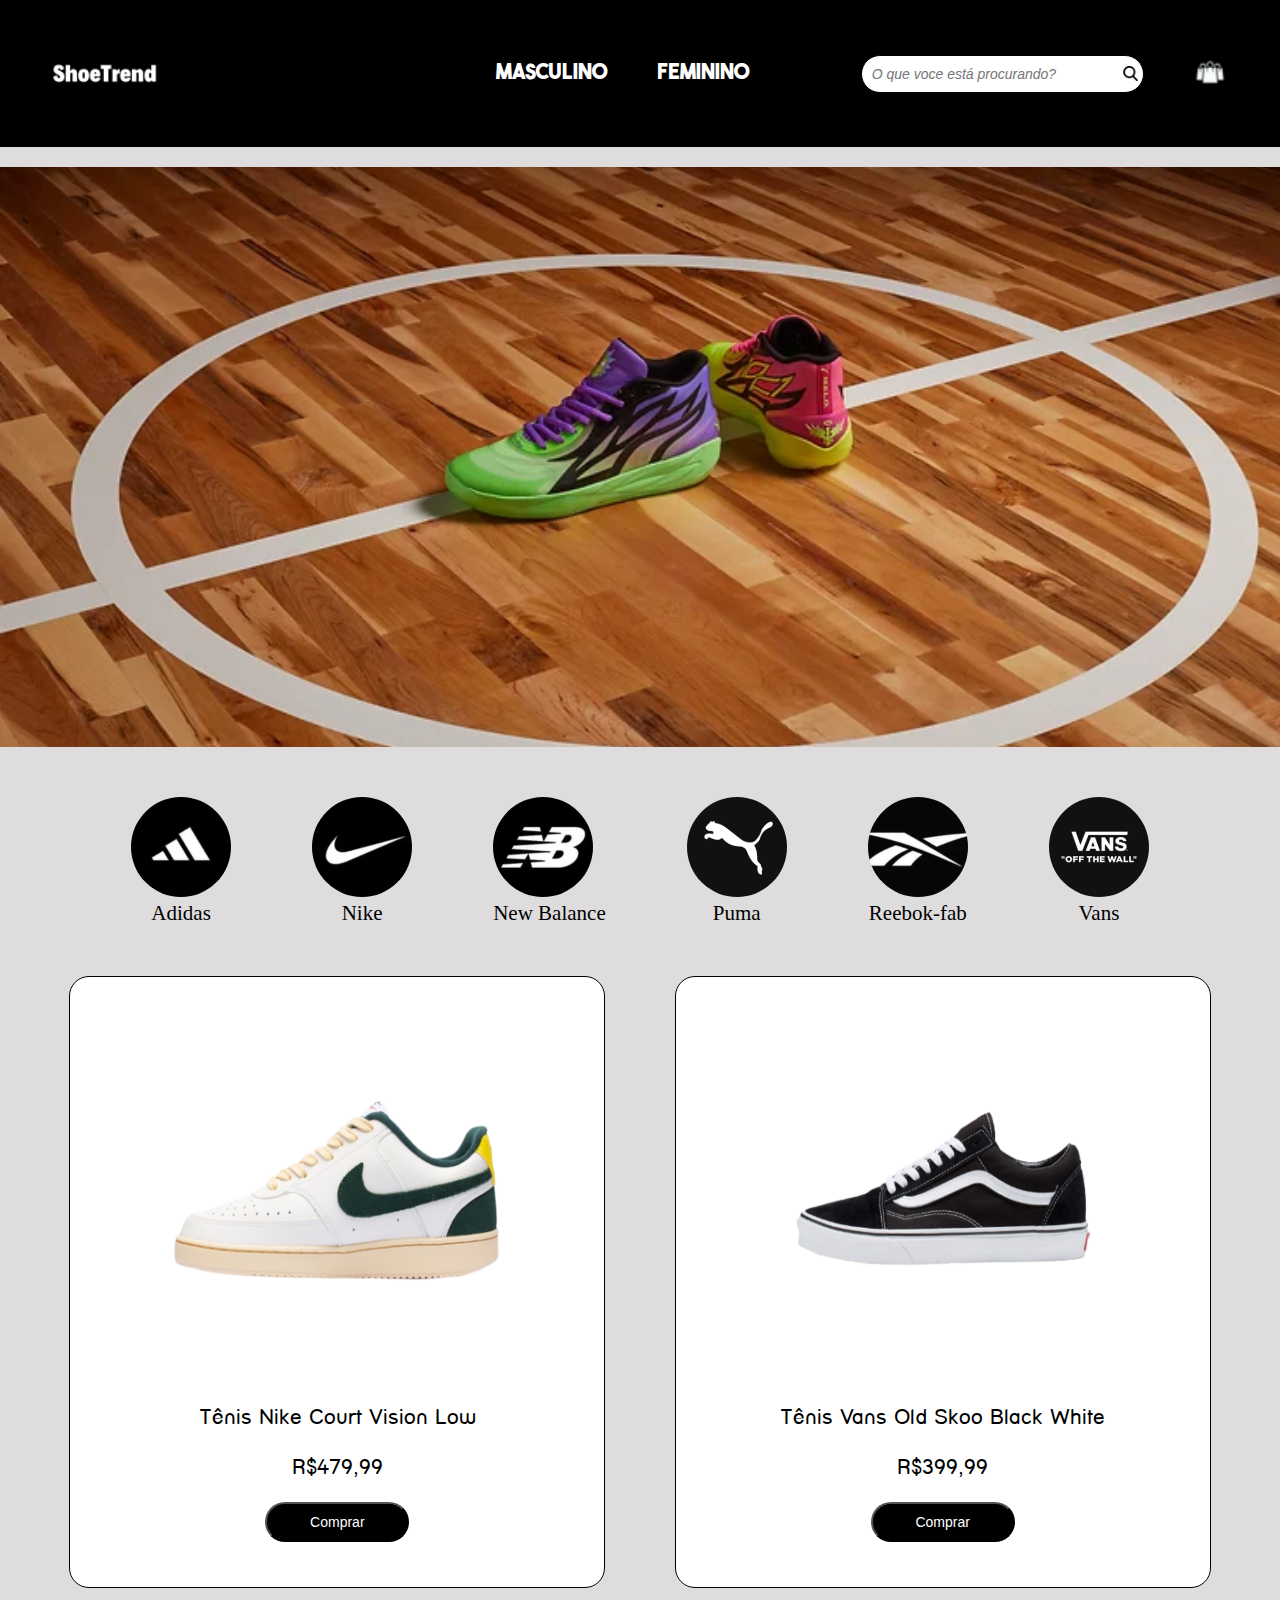
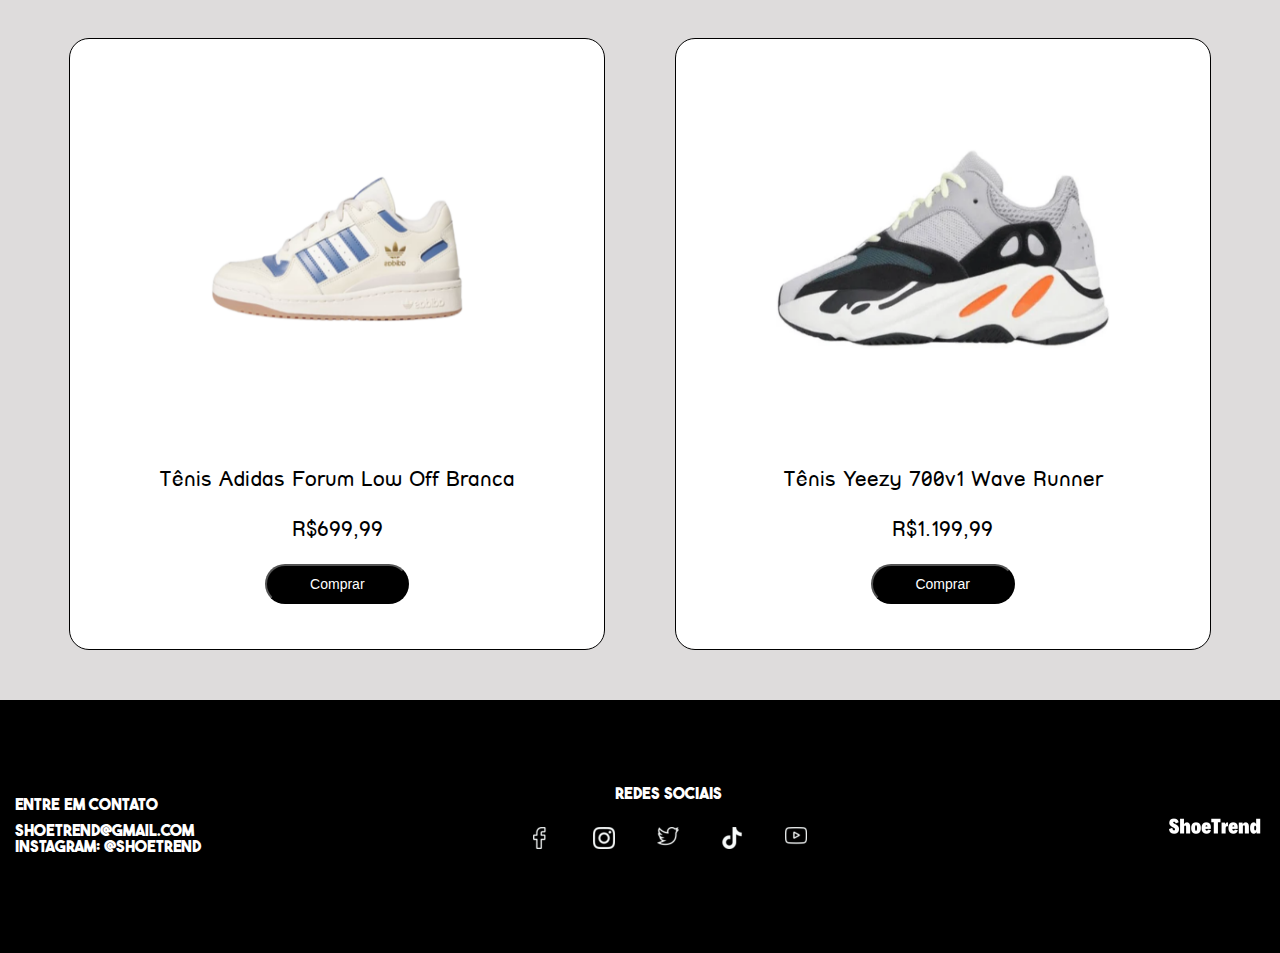
<file: index.html>
<!DOCTYPE html>
<html lang="pt-br">
    <head>
        <meta charset="UTF-8"/>
        <meta http-equiv="X-UA-Compatible" content="IE=edge"/>
        <meta name="viewport" content="width=device-width, initial-scale=1.0"/>
        <link rel="stylesheet" href="style/style.css"/>
        <link rel="stylesheet" href="style/carrosel.css"/>
        <title>Shoe Trend</title>
    </head>
    <body bgcolor="#dedcdc">
        <header>
            <div class="logo">
                <img src="images/logo.png" alt="Logo Shoe Trend" height="90px"/>
            </div>
            <nav>
                <ul>
                    <li><a href="index.html">Masculino</a></li>
                    <li><a href="pagFeminino.html">Feminino</a></li>
                </ul>
            </nav>
            <div id="divBusca">
                <input id="txtBusca" type="text" placeholder="O que voce está procurando?"/>
                <img id="btnBusca" src="images/btn_busca.png" alt="Buscar" height="15px" width="15px"/>
              </div>
            <div class="carrinho">
                <a href="#"><img src="images/icon_carrinho.png" alt="Carrinho de compras" height="70px width70px"/></a>
            </div>
        </header>

        <div class="carrosel">
            <ul>
                <li><img src="images/slide1_masc.png" alt="Slide 1" /></li>
            </ul>
            <ul>
                <li><img src="images/slide2_masc.png" alt="Slide 2" /></li>
            </ul>
            <ul>
                <li><img src="images/slide3_masc.png" alt="Slide 3" /></li>
            </ul>
            <ul>
                <li><img src="images/slide4_masc.png" alt="Slide 4" /></li>
            </ul>
            <ul>
                <li><img src="images/slide5_masc.png" alt="Slide 5" /></li>
            </ul>
        </div>

        <div id="marcas">
            <div class="logo_marcas">
                <div><img src="images/adidas.png" alt="Adidas"></div>
                <div class="legenda">Adidas</div>
            </div>

            <div class="logo_marcas">
                <div><img src="images/nike.png" alt="Nike"></div>
                <div class="legenda">Nike</div>
            </div>

            <div class="logo_marcas">
                <div><img src="images/newBalance.png" alt="New Balance"></div>
                <div class="legenda">New Balance</div>
            </div>
            <div class="logo_marcas">
                <div><img src="images/puma.png" alt="Puma"></div>
                <div class="legenda">Puma</div>
            </div>
            <div class="logo_marcas">
                <div><img src="images/reebok.png" alt="Reebok"></div>
                <div class="legenda">Reebok-fab</div>
            </div>
            <div class="logo_marcas">
                <div><img src="images/vans.png" alt="Vans"></div>
                <div class="legenda">Vans</div>
            </div>
        </div>

        <div class="container">
            <div class="produtos">
              <div>
                <img class="img_produtos" src="images/anuncio1_masc.png" alt="">
              </div>
              <div class="texto_prod">
                <p>Tênis Nike Court Vision Low</p>
                <p>R$479,99</p>
                <button type="submit">Comprar</button>
              </div>
            </div>
            
            <div class="produtos">
              <div>
                <img class="img_produtos" src="images/anuncio2_masc.png" alt="">
              </div>
              <div class="texto_prod">
                <p>Tênis Vans Old Skoo Black White</p>
                <p>R$399,99</p>
                <button type="submit">Comprar</button>
              </div>
            </div>
          </div>

          <div class="container">
            <div class="produtos">
              <div>
                <img class="img_produtos" src="images/anuncio3_masc.png" alt="">
              </div>
              <div class="texto_prod">
                <p>Tênis Adidas Forum Low Off Branca</p>
                <p>R$699,99</p>
                <button type="submit">Comprar</button>
              </div>
            </div>
            
            <div class="produtos">
              <div>
                <img class="img_produtos" src="images/anuncio4_masc.png" alt="">
              </div>
              <div class="texto_prod">
                <p>Tênis Yeezy 700v1 Wave Runner</p>
                <p>R$1.199,99</p>
                <button type="submit">Comprar</button>
              </div>
            </div>
          </div>
    </body>
    
    <footer>
        <div class="contato">
            <h4>ENTRE EM CONTATO</h4>
            <ul>
                <li>shoetrend@gmail.com</li>
                <li>Instagram: @shoetrend</li>
            </ul>
        </div>
        <div class="rede_social">
            <h4 id="titulo_rede_social">REDES SOCIAIS</h4>
            <ul>
                <li><a href="#"><img src="images/logo_face.png" alt="Logo Facebook"></a></li>
                <li><a href="#"><img src="images/logo_insta.png" alt="Logo Instagram"></a></li>
                <li><a href="#"><img src="images/logo_tt.png" alt="Logo Twitter"></a></li>
                <li><a href="#"><img src="images/logo_ttk.png" alt="Logo Tik Tok"></a></li>
                <li><a href="#"><img src="images/logo_yt.png" alt="Logo YouTube"></a></li>
            </ul>
        </div>
        <div class="logo">
            <img src="images/logo.png" alt="Logo">
        </div>
    </footer>
    
</html>
</file>
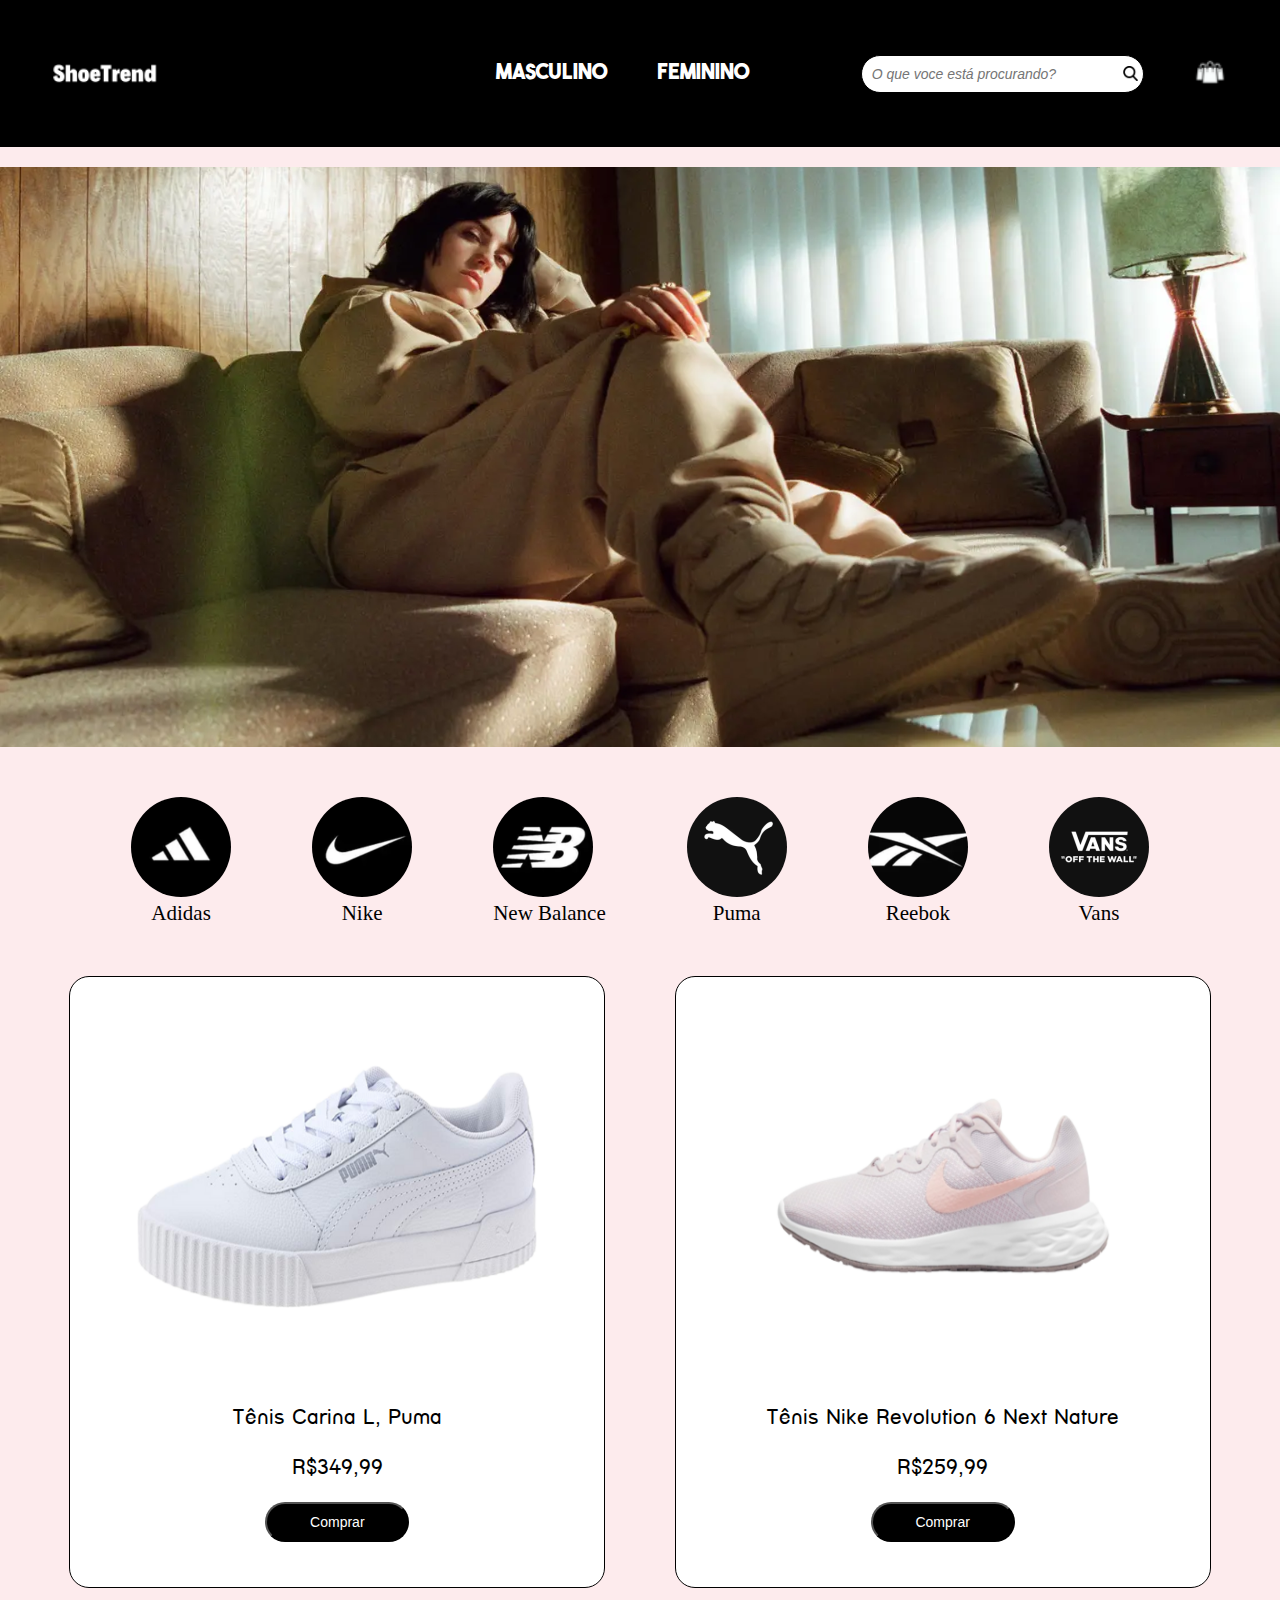
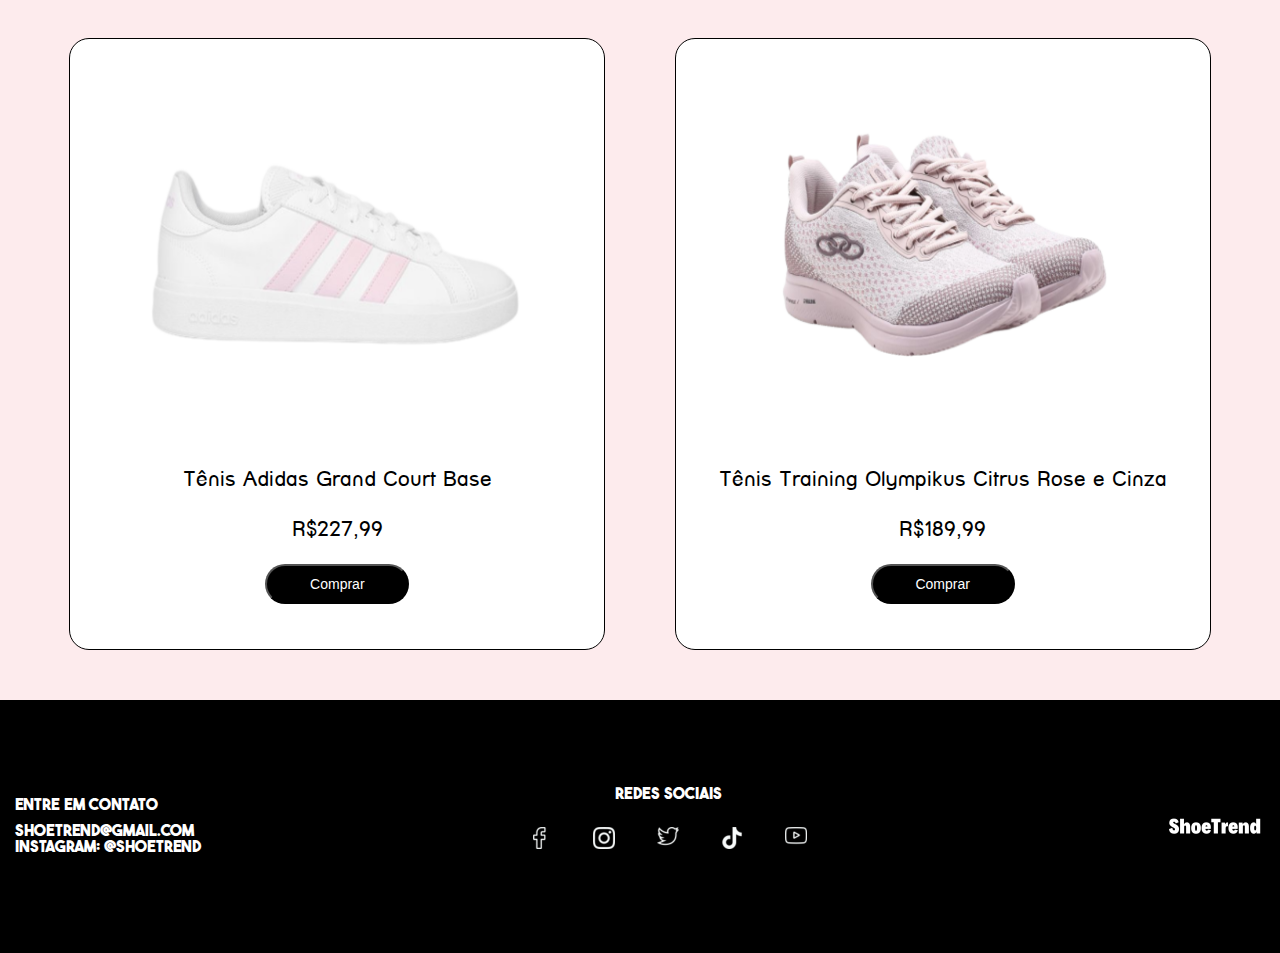
<file: pagFeminino.html>
<!DOCTYPE html>
<html lang="pt-br">
    <head>
        <meta charset="UTF-8"/>
        <meta http-equiv="X-UA-Compatible" content="IE=edge"/>
        <meta name="viewport" content="width=device-width, initial-scale=1.0"/>
        <link rel="stylesheet" href="style/style.css"/>
        <link rel="stylesheet" href="style/carrosel.css"/>
        <title>Shoe Trend</title>
    </head>
    <body bgcolor="#fdebed">
        <header>
            <div class="logo">
                <img src="images/logo.png" alt="Logo Shoe Trend" height="90px"/>
            </div>
            <nav>
                <ul>
                    <li><a href="index.html">Masculino</a></li>
                    <li><a href="pagFeminino.html">Feminino</a></li>
                </ul>
            </nav>
            <div id="divBusca">
                <input id="txtBusca" type="text" placeholder="O que voce está procurando?"/>
                <img id="btnBusca" src="images/btn_busca.png" alt="Buscar" height="15px" width="15px"/>
              </div>
            <div class="carrinho">
                <a href="#"><img src="images/icon_carrinho.png" alt="Carrinho de compras" height="70px width70px"/></a>
            </div>
        </header>

        <div class="carrosel">
            <ul>
                <li><img src="images/slide1_fem.png" alt="Slide 1" /></li>
            </ul>
            <ul>
                <li><img src="images/slide2_fem.png" alt="Slide 2" /></li>
            </ul>
            <ul>
                <li><img src="images/slide3_fem.png" alt="Slide 3" /></li>
            </ul>
            <ul>
                <li><img src="images/slide4_fem.png" alt="Slide 4" /></li>
            </ul>
            <ul>
                <li><img src="images/slide5_fem.png" alt="Slide 5" /></li>
            </ul>
        </div>

        <div id="marcas">
            <div class="logo_marcas">
                <div><img src="images/adidas.png" alt="Adidas"></div>
                <div class="legenda">Adidas</div>
            </div>

            <div class="logo_marcas">
                <div><img src="images/nike.png" alt="Nike"></div>
                <div class="legenda">Nike</div>
            </div>

            <div class="logo_marcas">
                <div><img src="images/newBalance.png" alt="New Balance"></div>
                <div class="legenda">New Balance</div>
            </div>
            <div class="logo_marcas">
                <div><img src="images/puma.png" alt="Puma"></div>
                <div class="legenda">Puma</div>
            </div>
            <div class="logo_marcas">
                <div><img src="images/reebok.png" alt="Reebok"></div>
                <div class="legenda">Reebok</div>
            </div>
            <div class="logo_marcas">
                <div><img src="images/vans.png" alt="Vans"></div>
                <div class="legenda">Vans</div>
            </div>
        </div>

        <div class="container">
            <div class="produtos">
              <div>
                <img class="img_produtos" src="images/anuncio1_fem.png" alt="">
              </div>
              <div class="texto_prod">
                <p>Tênis Carina L, Puma</p>
                <p>R$349,99</p>
                <button type="submit">Comprar</button>
              </div>
            </div>
            
            <div class="produtos">
              <div>
                <img class="img_produtos" src="images/anuncio2_fem.png" alt="">
              </div>
              <div class="texto_prod">
                <p>Tênis Nike Revolution 6 Next Nature</p>
                <p>R$259,99</p>
                <button type="submit">Comprar</button>
              </div>
            </div>
          </div>

          <div class="container">
            <div class="produtos">
              <div>
                <img class="img_produtos" src="images/anuncio3_fem.png" alt="">
              </div>
              <div class="texto_prod">
                <p>Tênis Adidas Grand Court Base</p>
                <p>R$227,99</p>
                <button type="submit">Comprar</button>
              </div>
            </div>
            
            <div class="produtos">
              <div>
                <img class="img_produtos" src="images/anuncio4_fem.png" alt="">
              </div>
              <div class="texto_prod">
                <p>Tênis Training Olympikus Citrus Rose e Cinza</p>
                <p>R$189,99</p>
                <button type="submit">Comprar</button>
              </div>
            </div>
          </div>
    </body>
    </body>
    
    <footer>
        <div class="contato">
            <h4>ENTRE EM CONTATO</h4>
            <ul>
                <li>shoetrend@gmail.com</li>
                <li>Instagram: @shoetrend</li>
            </ul>
        </div>
        <div class="rede_social">
            <h4 id="titulo_rede_social">REDES SOCIAIS</h4>
            <ul>
                <li><a href="#"><img src="images/logo_face.png" alt="Logo Facebook"></a></li>
                <li><a href="#"><img src="images/logo_insta.png" alt="Logo Instagram"></a></li>
                <li><a href="#"><img src="images/logo_tt.png" alt="Logo Twitter"></a></li>
                <li><a href="#"><img src="images/logo_ttk.png" alt="Logo Tik Tok"></a></li>
                <li><a href="#"><img src="images/logo_yt.png" alt="Logo YouTube"></a></li>
            </ul>
        </div>
        <div class="logo">
            <img src="images/logo.png" alt="Logo">
        </div>
    </footer>
    
</html>
</file>
<file: style/style.css>
*{
    margin: 0px;
    padding: 0px;
}
@font-face{
    font-family: header_footer;
    src: url("../font/font_header_footer.otf");
}
@font-face{
    font-family: body;
    src: url("../font/body.ttf");
}
header {
    font-family: header_footer;
    width: 100%;
    height: 117px;
    display: flex;
    justify-content: space-between;
    align-items: center;
    background-color: #000000;
    padding: 15px;
}
nav ul {
    list-style-type: none;
    display: flex;
}
nav ul li {  
    margin-right: 10px;
}
a:hover{
    color: black;
    background-color: #dedcdc;
    border-radius: 50px;
    transition: 0.6s;
}
nav a{
    position: relative;
    left: 150px;
    color: white;
    text-decoration: none;
    text-align: left;
    font-size: 21px;
    padding: 20px;
}
#divBusca {
    position: relative;
    left: 100px;
    background-color: white;
    border: solid 1px;
    border-radius: 20px;
    width: 271px;
    height: 36px;
    display: flex;
    align-items: center;
    justify-content: space-between;
    padding: 0 5px;
}

#txtBusca {
    background-color: transparent;
    padding-left: 5px;
    font-style: italic;
    font-size: 14px;
    border-radius: 20px;
    border: none;
    height: 36px;
    width: 230px;
}
.carrinho{
    margin-right: 50px;
}
#marcas{
    margin-top: 50px;
    display: flex;
    margin: 50px;
    justify-content: space-evenly;
    align-items: center;
}
.logo_marcas img{
    border-radius: 100%;
}
.legenda {
    text-align: center;
    font-size: 21px;
}
.container {
    display: flex;
    justify-content: space-evenly;
    align-items: center;
    margin-top: 50px;
    font-family: body;


    
  }
  
  .produtos {
    display: flex;
    flex-direction: column;
    align-items: center;
    border: 1px solid black;
    width: 514px;
    height: 590px;
    background-color: white;
    border-radius: 20px;
    padding: 10px;
   
   
  }
  
  .img_produtos {
    border-radius: 20px;
    width: 400px;
    height: 400px;
  }
  
  .texto_prod{
    text-align: center;
    font-size: 21px;
    line-height: 50px;
    

  }
  
  button {
    width: 144px;
    height: 40px;
    border-radius: 20px;
    font-size: 14px;
    background-color: black;
    color: white;
    margin-top: 10px;
  }
  
  button:hover {
    color: black;
    background-color: #dedcdc;
    border-radius: 20px;
    transition: 0.6s;
  }

footer {
    font-family: header_footer;
    width: 100%;
    height: 223px;
    display: flex;
    justify-content: space-between;
    align-items: center;
    background-color: #000000;
    padding: 15px;
    margin-top: 50px;
}
h4{
    color: white;
}
#titulo_rede_social{
    text-align: center;
}
.contato ul, .rede_social ul {
    color: white;
    list-style-type: none;
    padding: 0;
}

.contato h4, .rede_social h4 {
    margin-bottom: 10px;
}

.rede_social ul li {
    display: inline-block;
    margin-right: 10px;
}

.rede_social ul li:last-child {
    margin-right: 0;
}
</file>
<file: style/carrosel.css>
*{
    margin: 0px;
    padding: 0px;
}
.carrosel{
    display: flex;
    width: 1280px;
    height: 580px;
    overflow: hidden;
    margin: 20px auto;
}
.carrosel ul{  
    list-style-type: none;
    width: 1280px;
    height: 580px;
}
.carrosel li{
    position: relative;
    animation: slide 15s infinite ease-out;
}
@keyframes slide{
    0%{left: 0px;}
    10%{left: 0px;}

    20%{left: -1280px;}
    30%{left: -1280px;}

    40%{left: -2560px;}
    50%{left: -2560px;}

    60%{left: -3840px;}
    70%{left: -3840px;}

    80%{left: -5120px;}
    90%{left: -5120px;}

    100%{left: 0px;}
}
</file>
